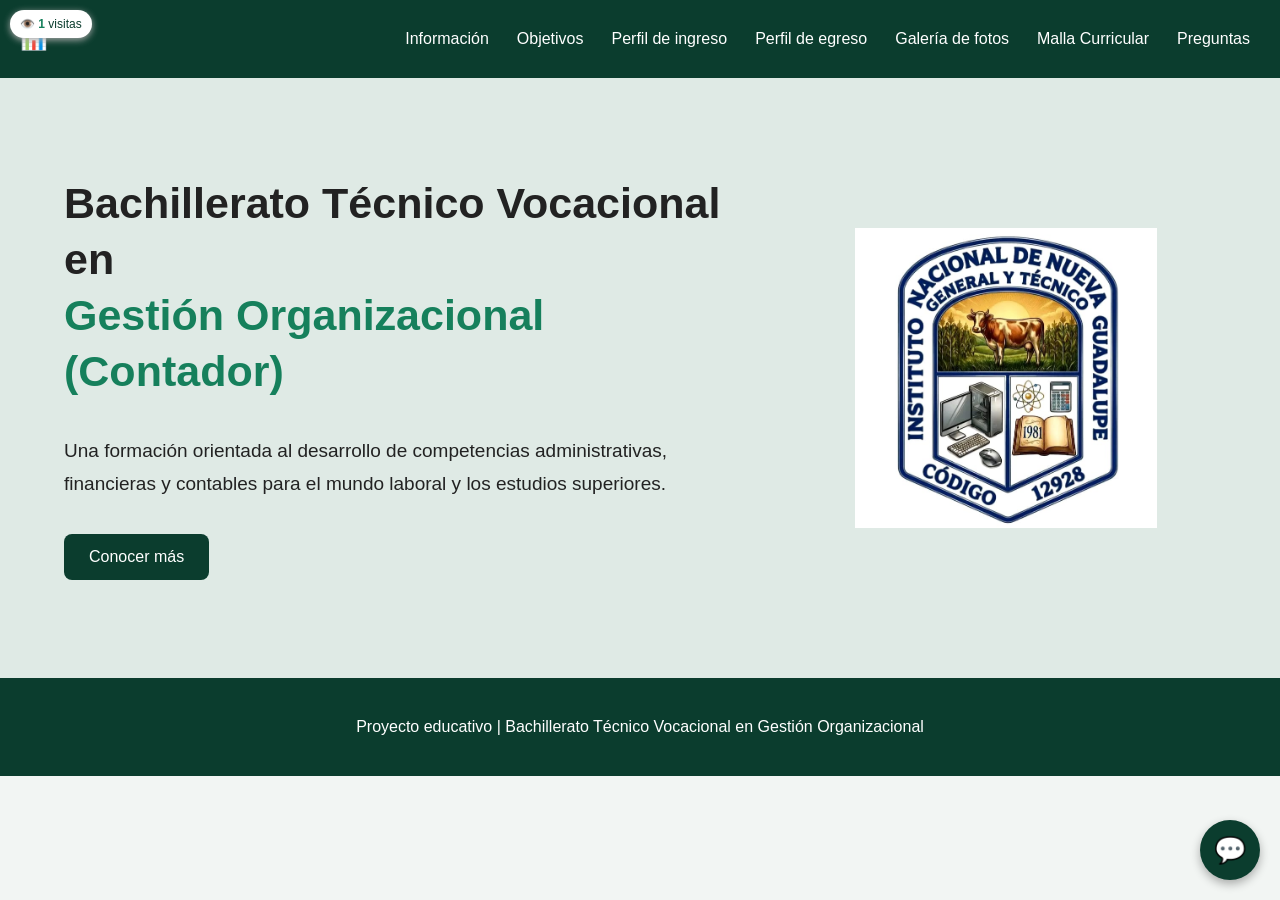
<file: index.html>
<!DOCTYPE html>
<html lang="es">

<head>

    <meta charset="UTF-8">
    <meta name="viewport" content="width=device-width, initial-scale=1.0">

    <title>Bachillerato Técnico Vocacional en Gestion Organizacional</title>

    <style>

        * {
            box-sizing: border-box;
        }

        body {
            font-family: Arial, sans-serif;
            margin: 0;
            background: #f2f5f3;
            color: #222;
        }

        header {
            background: #0b3d2e;
            color: white;
            padding: 20px;
            display: flex;
            justify-content: space-between;
            align-items: center;
            flex-wrap: wrap;
            gap: 15px;
        }

        .logo {
            font-size: 22px;
            font-weight: bold;
        }

        nav {
            display: flex;
            justify-content: center;
            align-items: center;
            flex-wrap: wrap;
            gap: 8px;
        }

        nav a {
            color: white;
            text-decoration: none;
            padding: 10px;
            border-radius: 5px;
        }

        nav a:hover {
            background: #16805c;
        }

        .inicio {
            min-height: 600px;
            display: flex;
            align-items: center;
            justify-content: center;
            padding: 50px 5%;
            background: #dfeae5;
        }

        .contenido-inicio {
            display: flex;
            align-items: center;
            justify-content: space-between;
            gap: 40px;
            width: 100%;
            max-width: 1250px;
        }

        .texto-inicio {
            flex: 1;
        }

        h1 {
            font-size: clamp(28px, 4vw, 43px);
            line-height: 1.3;
            margin-top: 0;
        }

        h1 span {
            display: block;
            color: #16805c;
        }

        .texto-inicio p {
            font-size: clamp(16px, 2vw, 19px);
            line-height: 1.7;
        }

        .boton {
            display: inline-block;
            background: #0b3d2e;
            color: white;
            padding: 14px 25px;
            border-radius: 8px;
            text-decoration: none;
            margin-top: 15px;
        }

        .boton:hover {
            background: #16805c;
        }

        .imagen-inicio {
            flex: 0 0 40%;
            max-width: 420px;
            width: 100%;
            min-width: 0;
        }

        .imagen-inicio img {
            width: 100%;
            height: 300px;
            object-fit: contain;
            border-radius: 15px;
            display: block;
        }

        /* CONTADOR DE VISITAS */

        .contador {
            position: fixed;
            top: 10px;
            left: 10px;
            background: white;
            color: #0b3d2e;
            padding: 7px 10px;
            border-radius: 20px;
            font-size: 12px;
            box-shadow: 0 2px 7px #aaa;
            z-index: 1000;
        }

        #visitas {
            font-weight: bold;
            color: #16805c;
        }

        footer {
            background: #0b3d2e;
            color: white;
            text-align: center;
            padding: 20px;
            line-height: 1.6;
        }

        /* ASISTENTE VIRTUAL */

        #chat-btn {
            position: fixed;
            bottom: 20px;
            right: 20px;
            background: #0b3d2e;
            color: white;
            border: none;
            border-radius: 50%;
            width: 60px;
            height: 60px;
            font-size: 26px;
            cursor: pointer;
            box-shadow: 0 4px 10px rgba(0,0,0,0.3);
            z-index: 2000;
            display: flex;
            align-items: center;
            justify-content: center;
            transition: background 0.3s;
        }

        #chat-btn:hover {
            background: #16805c;
        }

        #chat-container {
            position: fixed;
            bottom: 90px;
            right: 20px;
            width: 350px;
            max-width: calc(100vw - 30px);
            height: 450px;
            max-height: calc(100vh - 120px);
            background: white;
            border-radius: 12px;
            box-shadow: 0 5px 20px rgba(0,0,0,0.3);
            z-index: 2000;
            display: none;
            flex-direction: column;
            overflow: hidden;
            font-family: Arial, sans-serif;
        }

        #chat-header {
            background: #0b3d2e;
            color: white;
            padding: 15px;
            font-weight: bold;
            display: flex;
            justify-content: space-between;
            align-items: center;
        }

        #chat-close {
            background: none;
            border: none;
            color: white;
            font-size: 18px;
            cursor: pointer;
        }

        #chat-messages {
            flex: 1;
            padding: 15px;
            overflow-y: auto;
            display: flex;
            flex-direction: column;
            gap: 10px;
            background: #f9f9f9;
        }

        .mensaje {
            padding: 10px 14px;
            border-radius: 8px;
            max-width: 80%;
            line-height: 1.4;
            font-size: 14px;
            overflow-wrap: anywhere;
        }

        .mensaje.bot {
            background: #e1efe9;
            color: #0b3d2e;
            align-self: flex-start;
        }

        .mensaje.usuario {
            background: #0b3d2e;
            color: white;
            align-self: flex-end;
        }

        #chat-input-area {
            display: flex;
            padding: 10px;
            background: white;
            border-top: 1px solid #ddd;
        }

        #chat-input {
            flex: 1;
            min-width: 0;
            padding: 10px;
            border: 1px solid #ccc;
            border-radius: 6px;
            outline: none;
            font-size: 14px;
        }

        #chat-send {
            background: #0b3d2e;
            color: white;
            border: none;
            padding: 10px 15px;
            margin-left: 8px;
            border-radius: 6px;
            cursor: pointer;
        }

        #chat-send:hover {
            background: #16805c;
        }

        /* TABLETS */

        @media (max-width: 900px) {

            header {
                flex-direction: column;
                text-align: center;
                padding: 25px 15px;
            }

            .logo {
                margin-top: 20px;
            }

            nav {
                width: 100%;
            }

            nav a {
                font-size: 15px;
            }

            .contenido-inicio {
                gap: 25px;
            }

            .imagen-inicio img {
                height: 300px;
            }

        }

        /* CELULARES */

        @media (max-width: 600px) {

            header {
                padding: 20px 12px;
            }

            .logo {
                font-size: 20px;
                margin-top: 25px;
            }

            nav {
                flex-direction: column;
                width: 100%;
                gap: 3px;
            }

            nav a {
                display: block;
                width: 100%;
                padding: 11px;
                text-align: center;
                background: rgba(255, 255, 255, 0.08);
            }

            .inicio {
                padding: 40px 18px;
            }

            .contenido-inicio {
                flex-direction: column;
                text-align: center;
                gap: 30px;
            }

            .texto-inicio {
                width: 100%;
            }

            h1 {
                font-size: 29px;
            }

            .texto-inicio p {
                font-size: 16px;
            }

            .imagen-inicio {
                width: 100%;
                max-width: 350px;
                flex: none;
            }

            .imagen-inicio img {
                height: 220px;
                object-fit: contain;
            }

            .boton {
                padding: 12px 22px;
            }

            .contador {
                position: fixed;
                top: 8px;
                left: 8px;
                font-size: 11px;
                padding: 6px 9px;
            }

            footer {
                font-size: 14px;
                padding: 18px 12px;
            }

        }

    </style>

</head>

<body>

    <div class="contador">
        👁️ <span id="visitas">0</span> visitas
    </div>

    <header>

        <div class="logo">
            📊
        </div>

        <nav>

            <a href="informacion.html">Información</a>

            <a href="objetivo.html">Objetivos</a>

            <a href="ingreso.html">Perfil de ingreso</a>

            <a href="egreso.html">Perfil de egreso</a>

            <a href="galeria.html">Galería de fotos</a>

            <a href="malla.html">Malla Curricular</a>

            <a href="formulario.html">Preguntas</a>

        </nav>

    </header>

    <section class="inicio">

        <div class="contenido-inicio">

            <div class="texto-inicio">

                <h1>
                    Bachillerato Técnico Vocacional en
                    <span>Gestión Organizacional</span>
                    <span>(Contador)</span>
                </h1>

                <p>
                    Una formación orientada al desarrollo de competencias
                    administrativas, financieras y contables para el mundo
                    laboral y los estudios superiores.
                </p>

                <a href="informacion.html" class="boton">
                    Conocer más
                </a>

            </div>

            <div class="imagen-inicio">

                <img src="logoinng.jpeg"
                     alt="Logo del bachillerato técnico administrativo contable">

            </div>

        </div>

    </section>

    <footer>

        <p>
            Proyecto educativo | Bachillerato Técnico Vocacional
            en Gestión Organizacional
        </p>

    </footer>


    <!-- ASISTENTE VIRTUAL - CHATBOT -->

    <button id="chat-btn" onclick="toggleChat()">💬</button>

    <div id="chat-container">

        <div id="chat-header">

            <span>Asistente Contable 🤖</span>

            <button id="chat-close" onclick="toggleChat()">✖</button>

        </div>

        <div id="chat-messages">

            <div class="mensaje bot">
                ¡Hola! Soy tu asistente virtual del
                <strong>Bachillerato Técnico Vocacional en Gestión Organizacional</strong>.
                ¿En qué te puedo ayudar hoy?
                Puedes preguntar sobre objetivos, perfil de ingreso,
                egreso o malla curricular.
            </div>

        </div>

        <div id="chat-input-area">

            <input type="text"
                   id="chat-input"
                   placeholder="Escribe tu pregunta..."
                   onkeypress="handleKeyPress(event)">

            <button id="chat-send" onclick="enviarMensaje()">
                Enviar
            </button>

        </div>

    </div>


    <script>

        /* CONTADOR DE VISITAS */

        let visitas = localStorage.getItem("visitas");

        if (visitas === null) {
            visitas = 0;
        } else {
            visitas = parseInt(visitas);
        }

        if (sessionStorage.getItem("visitaContada") === null) {

            visitas++;

            localStorage.setItem("visitas", visitas);

            sessionStorage.setItem("visitaContada", "si");

        }

        document.getElementById("visitas").innerText =
            localStorage.getItem("visitas") || 0;


        /* FUNCIONES DEL ASISTENTE VIRTUAL */

        function toggleChat() {

            const chat = document.getElementById('chat-container');

            if (chat.style.display === 'flex') {

                chat.style.display = 'none';

            } else {

                chat.style.display = 'flex';

                document.getElementById('chat-input').focus();

            }

        }


        function enviarMensaje() {

            const input = document.getElementById('chat-input');

            const texto = input.value.trim();

            if (texto === '') return;

            agregarMensaje(texto, 'usuario');

            input.value = '';

            const respuesta = obtenerRespuestaBot(texto.toLowerCase());

            agregarMensaje(respuesta, 'bot');

        }


        function handleKeyPress(event) {

            if (event.key === 'Enter') {

                enviarMensaje();

            }

        }


        function agregarMensaje(texto, remitente) {

            const mensajesDiv = document.getElementById('chat-messages');

            const nuevoMensaje = document.createElement('div');

            nuevoMensaje.className = `mensaje ${remitente}`;

            nuevoMensaje.textContent = texto;

            mensajesDiv.appendChild(nuevoMensaje);

            mensajesDiv.scrollTop = mensajesDiv.scrollHeight;

        }


        function obtenerRespuestaBot(pregunta) {

            if (pregunta.includes('hola') ||
                pregunta.includes('buenos dias') ||
                pregunta.includes('buenas')) {

                return '¡Hola! Pregúntame sobre la información del bachillerato, objetivos, perfil de ingreso, egreso o materias.';

            } else if (pregunta.includes('informacion') ||
                       pregunta.includes('de que trata') ||
                       pregunta.includes('que es')) {

                return 'Está orientado al desarrollo de competencias administrativas, financieras y contables para el mundo laboral y los estudios superiores.';

            } else if (pregunta.includes('objetivo') ||
                       pregunta.includes('meta')) {

                return 'El objetivo principal es formar profesionales capaces de gestionar procesos administrativos y contables eficientemente en las organizaciones.';

            } else if (pregunta.includes('ingreso') ||
                       pregunta.includes('requisito') ||
                       pregunta.includes('entrar')) {

                return 'El perfil de ingreso requiere interés por la administración, finanzas, contabilidad, ética profesional y facilidad para el trabajo en equipo.';

            } else if (pregunta.includes('egreso') ||
                       pregunta.includes('egresar') ||
                       pregunta.includes('trabajo')) {

                return 'Al egresar estarás preparado para desempeñarte en áreas contables, control de inventarios, gestión administrativa, atención al cliente y continuar estudios universitarios.';

            } else if (pregunta.includes('malla') ||
                       pregunta.includes('materias') ||
                       pregunta.includes('plan de estudio')) {

                return 'La malla curricular incluye módulos técnicos especializados en contabilidad, administración, legislación fiscal, informática aplicada y gestión financiera.';

            } else if (pregunta.includes('contacto') ||
                       pregunta.includes('duda') ||
                       pregunta.includes('preguntas')) {

                return 'Puedes revisar nuestra sección de preguntas frecuentes o consultar directamente en la institución educativa.';

            } else {

                return 'No estoy seguro de entender tu pregunta. Intenta preguntar sobre: información, objetivos, perfil de ingreso, perfil de egreso o malla curricular.';

            }

        }

    </script>

</body>

</html>
</file>
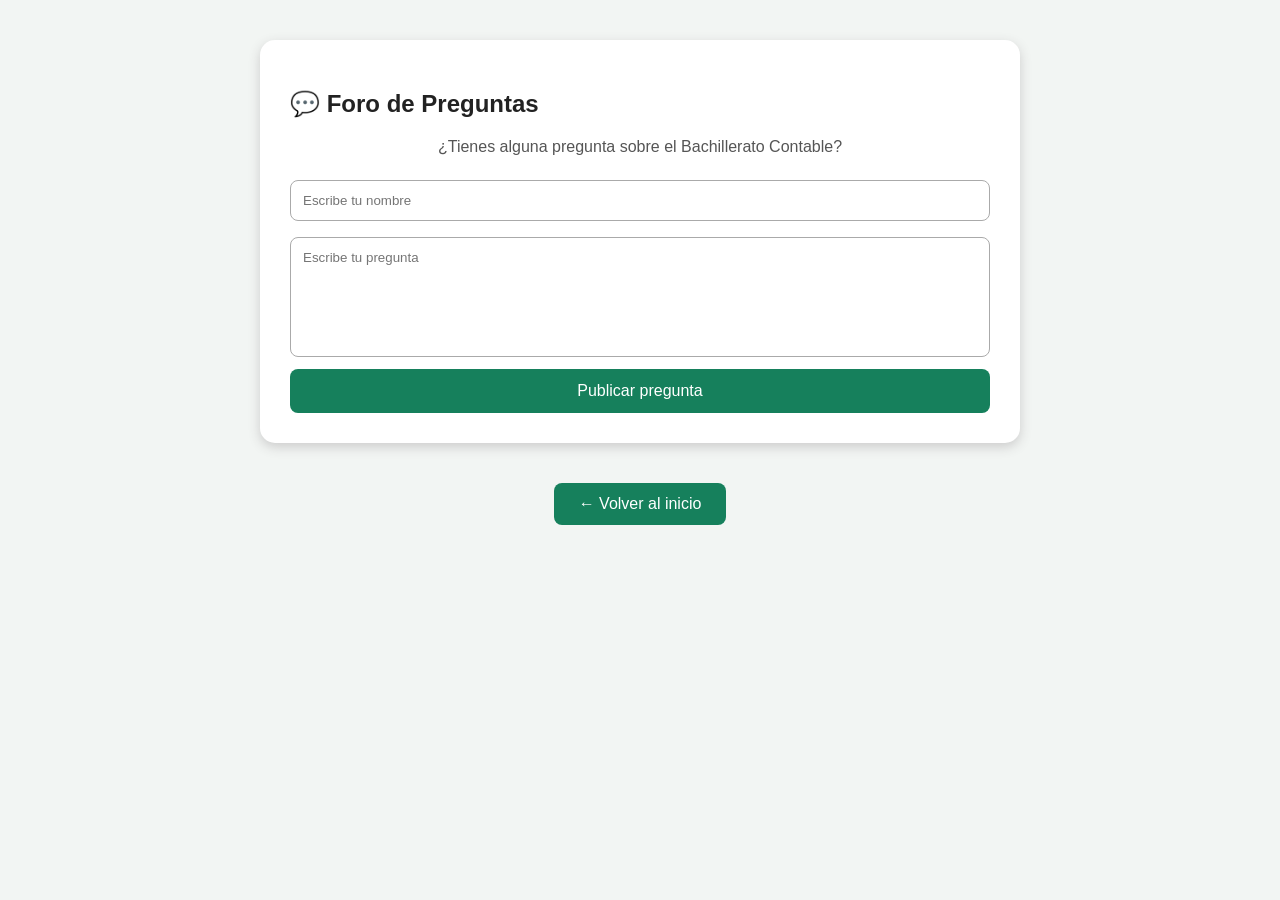
<file: boton.html>
<!DOCTYPE html>
<html lang="es">

<head>

    <meta charset="UTF-8">

    <meta name="viewport" content="width=device-width, initial-scale=1.0">

    <title>Preguntas</title>

    <link rel="stylesheet" href="boton.css">

<style>
.volver {
            display: block;
            width: fit-content;
            margin: 30px auto;
            padding: 12px 25px;
            background: #16805c;
            color: white;
            text-decoration: none;
            border-radius: 8px;
        }
    </style>


</head>

<body>

    <section class="foro" id="foro">

        <h2>💬 Foro de Preguntas</h2>

        <p>
            ¿Tienes alguna pregunta sobre el Bachillerato Contable?
        </p>

        <input
            type="text"
            id="nombre"
            placeholder="Escribe tu nombre">

        <textarea
            id="pregunta"
            placeholder="Escribe tu pregunta"></textarea>

        <button onclick="publicarPregunta()">

            Publicar pregunta

        </button>

        <div id="listaPreguntas"></div>

    </section>


    <script>

        let preguntas = JSON.parse(localStorage.getItem("preguntas")) || [];


        function publicarPregunta() {

            let nombre = document.getElementById("nombre").value;

            let pregunta = document.getElementById("pregunta").value;


            if (nombre === "" || pregunta === "") {

                alert("Completa todos los campos.");

                return;

            }


            preguntas.push({

                nombre: nombre,

                pregunta: pregunta

            });


            localStorage.setItem(
                "preguntas",
                JSON.stringify(preguntas)
            );


            document.getElementById("nombre").value = "";

            document.getElementById("pregunta").value = "";


            mostrarPreguntas();

        }


        function mostrarPreguntas() {

            let lista = document.getElementById("listaPreguntas");

            lista.innerHTML = "";


            preguntas.forEach(function(item) {

                lista.innerHTML += `

                    <div class="pregunta">

                        <h3>👤 ${item.nombre}</h3>

                        <p>${item.pregunta}</p>

                    </div>

                `;

            });

        }


        mostrarPreguntas();

    </script>

<a href="index.html" class="volver">
        ← Volver al inicio
    </a>



</body>

</html>
</file>
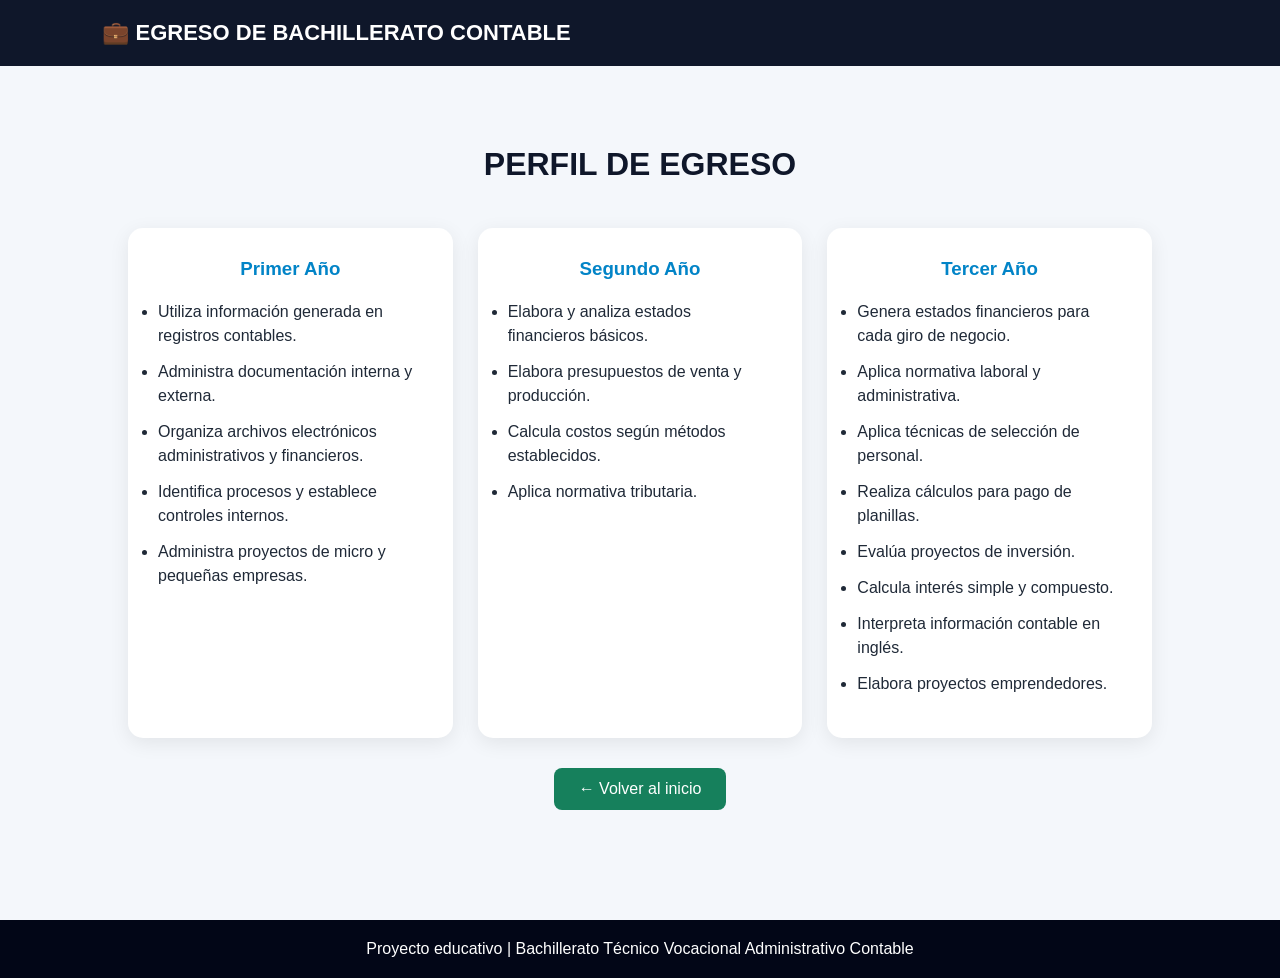
<file: egreso.html>
<!DOCTYPE html>
<html lang="es">

<head>

    <meta charset="UTF-8">

    <meta name="viewport" content="width=device-width, initial-scale=1.0">

    <title>Perfil de Egreso - Bachillerato Contable</title>

    <link rel="stylesheet" href="style.css">
<style>
.volver {
            display: block;
            width: fit-content;
            margin: 30px auto;
            padding: 12px 25px;
            background: #16805c;
            color: white;
            text-decoration: none;
            border-radius: 8px;
        }
    </style>


</head>

<body>



    <header>

        <div class="logo">
            💼 EGRESO DE BACHILLERATO CONTABLE
        </div>

       

    </header>


    <section class="seccion">

        <h2>PERFIL DE EGRESO</h2>


        <div class="años">


            <div class="año">

                <h3>Primer Año</h3>

                <ul>

                    <li>
                        Utiliza información generada en registros contables.
                    </li>

                    <li>
                        Administra documentación interna y externa.
                    </li>

                    <li>
                        Organiza archivos electrónicos administrativos y financieros.
                    </li>

                    <li>
                        Identifica procesos y establece controles internos.
                    </li>

                    <li>
                        Administra proyectos de micro y pequeñas empresas.
                    </li>

                </ul>

            </div>


            <div class="año">

                <h3>Segundo Año</h3>

                <ul>

                    <li>
                        Elabora y analiza estados financieros básicos.
                    </li>

                    <li>
                        Elabora presupuestos de venta y producción.
                    </li>

                    <li>
                        Calcula costos según métodos establecidos.
                    </li>

                    <li>
                        Aplica normativa tributaria.
                    </li>

                </ul>

            </div>


            <div class="año">

                <h3>Tercer Año</h3>

                <ul>

                    <li>
                        Genera estados financieros para cada giro de negocio.
                    </li>

                    <li>
                        Aplica normativa laboral y administrativa.
                    </li>

                    <li>
                        Aplica técnicas de selección de personal.
                    </li>

                    <li>
                        Realiza cálculos para pago de planillas.
                    </li>

                    <li>
                        Evalúa proyectos de inversión.
                    </li>

                    <li>
                        Calcula interés simple y compuesto.
                    </li>

                    <li>
                        Interpreta información contable en inglés.
                    </li>

                    <li>
                        Elabora proyectos emprendedores.
                    </li>

                </ul>

            </div>


        </div>
<a href="index.html" class="volver">
        ← Volver al inicio
    </a>
    </section>


    <footer>

        <p>
            Proyecto educativo | Bachillerato Técnico Vocacional Administrativo Contable
        </p>

    </footer>

</body>

</html>
</file>
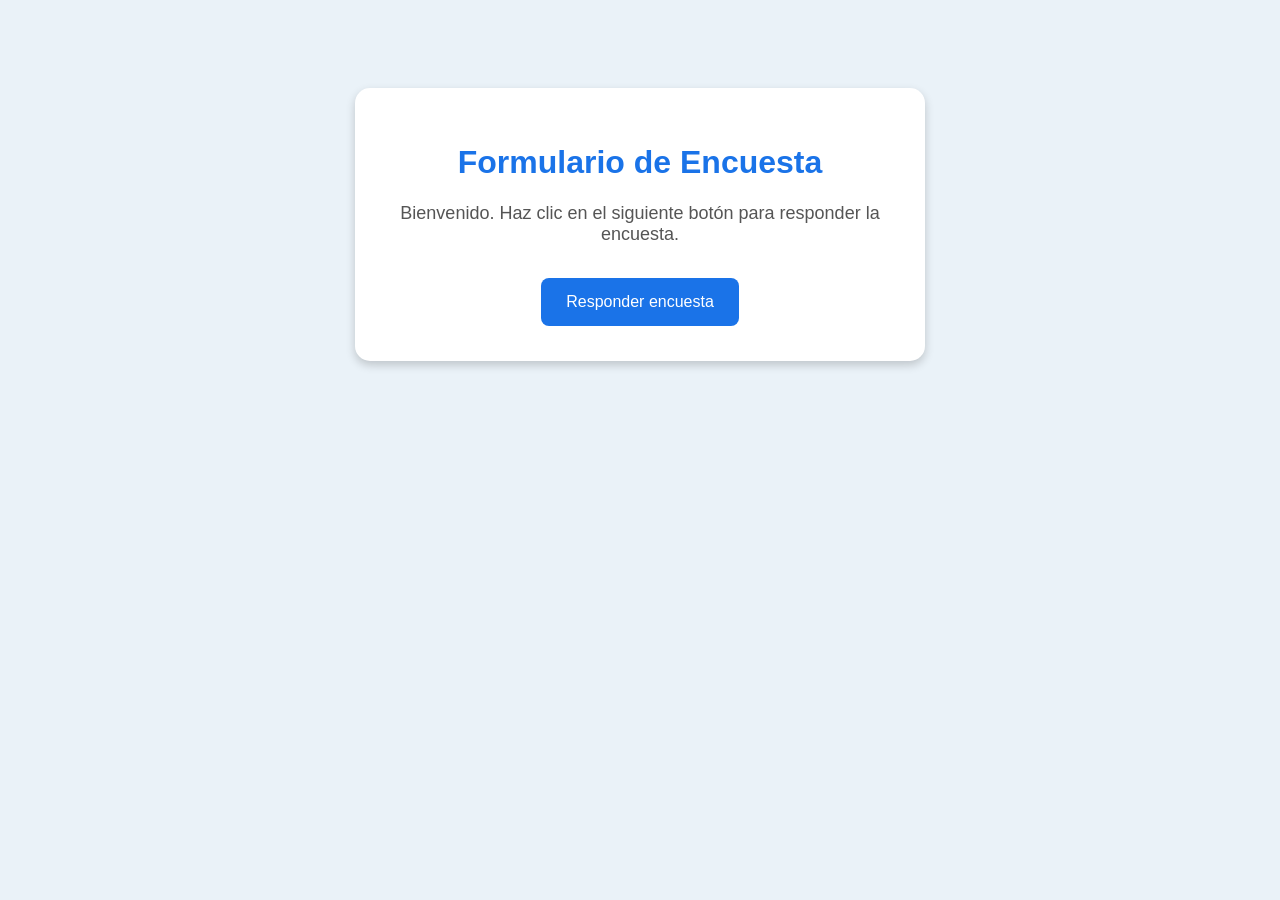
<file: formulario.html>
<!DOCTYPE html>
<html lang="es">
<head>
    <meta charset="UTF-8">
    <meta name="viewport" content="width=device-width, initial-scale=1.0">
    <title>Mi Formulario</title>

    <style>
        body {
            font-family: Arial, sans-serif;
            background-color: #eaf2f8;
            text-align: center;
            padding: 80px 20px;
        }

        .contenedor {
            background-color: white;
            max-width: 500px;
            margin: auto;
            padding: 35px;
            border-radius: 15px;
            box-shadow: 0 4px 10px #00000030;
        }

        h1 {
            color: #1a73e8;
        }

        p {
            color: #555;
            font-size: 18px;
        }

        .boton {
            display: inline-block;
            background-color: #1a73e8;
            color: white;
            padding: 15px 25px;
            text-decoration: none;
            border-radius: 8px;
            font-size: 16px;
            margin-top: 15px;
        }

        .boton:hover {
            background-color: #1558a6;
        }
    </style>
</head>

<body>

    <div class="contenedor">
        <h1>Formulario de Encuesta</h1>

        <p>
            Bienvenido. Haz clic en el siguiente botón
            para responder la encuesta.
        </p>

        <a class="boton"
           href="https://docs.google.com/forms/d/e/1FAIpQLSebwAaBl963jYw60471HWmy4_rQM0wpQa1uOy6jNXHXDbmyiA/viewform?usp=header"
           target="_blank"
           rel="noopener noreferrer">
            Responder encuesta
        </a>
    </div>

</body>
</html>
</file>
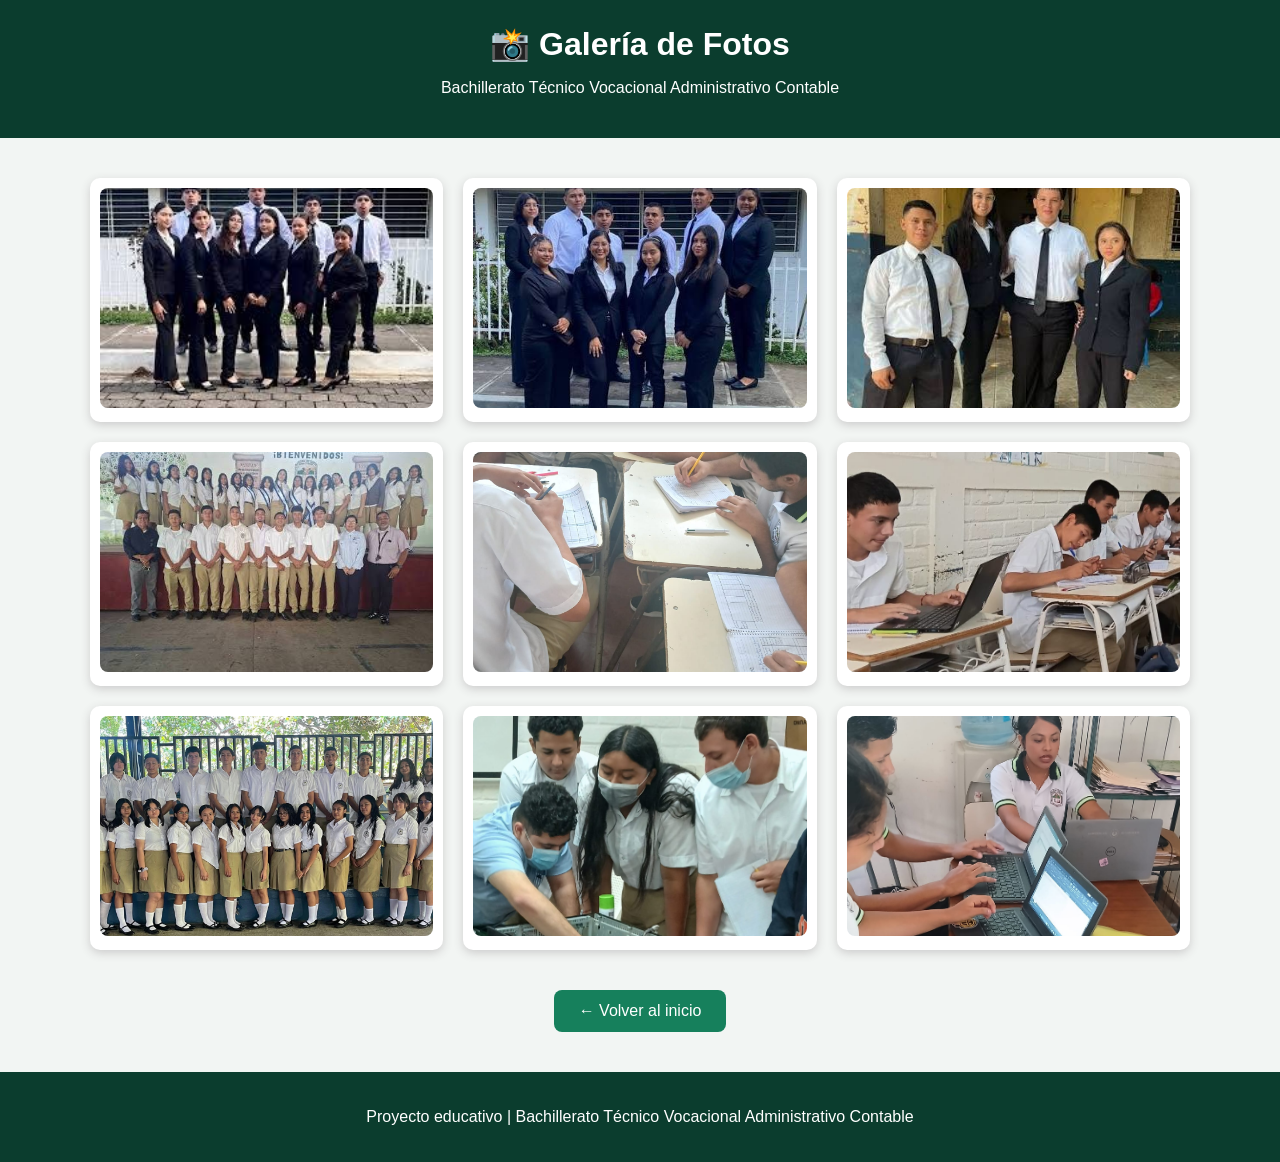
<file: galeria.html>
<!DOCTYPE html>
<html lang="es">

<head>

    <meta charset="UTF-8">

    <meta name="viewport" content="width=device-width, initial-scale=1.0">

    <title>Galería - Bachillerato Contable</title>

    <style>

        body {
            font-family: Arial, sans-serif;
            margin: 0;
            background: #f2f5f3;
        }

        header {
            background: #0b3d2e;
            color: white;
            text-align: center;
            padding: 25px;
        }

        header h1 {
            margin: 0;
        }

        .galeria {
            width: 90%;
            max-width: 1100px;
            margin: 40px auto;
            display: grid;
            grid-template-columns: repeat(3, 1fr);
            gap: 20px;
        }

        .foto {
            background: white;
            padding: 10px;
            border-radius: 10px;
            box-shadow: 0 3px 10px #ccc;
        }

        .foto img {
            width: 100%;
            height: 220px;
            object-fit: cover;
            border-radius: 8px;
        }

        .foto p {
            text-align: center;
            color: #0b3d2e;
            font-weight: bold;
            margin-bottom: 5px;
        }

        .volver {
            display: block;
            width: fit-content;
            margin: 30px auto;
            padding: 12px 25px;
            background: #16805c;
            color: white;
            text-decoration: none;
            border-radius: 8px;
        }

        .volver:hover {
            background: #0b3d2e;
        }

        footer {
            background: #0b3d2e;
            color: white;
            text-align: center;
            padding: 20px;
            margin-top: 40px;
        }


        /* CELULAR */

        @media (max-width: 700px) {

            .galeria {
                grid-template-columns: repeat(2, 1fr);
                gap: 12px;
            }

            .foto img {
                height: 160px;
            }

        }

        @media (max-width: 450px) {

            .galeria {
                grid-template-columns: 1fr;
            }

            .foto img {
                height: 220px;
            }

        }

    </style>

</head>


<body>


    <header>

        <h1>📸 Galería de Fotos</h1>

        <p>Bachillerato Técnico Vocacional Administrativo Contable</p>

    </header>


    <section class="galeria">


        <div class="foto">

            <img src="estudiantes1 (1).jpeg">

        

        </div>


       


        <div class="foto">

            <img src="estudiantes 3.jpeg">

            

        </div>


    

        

        <div class="foto">

            <img src="estudiantes 6.jpeg">

            

        </div>


        <div class="foto">

            <img src="acto.jpeg">

           
        </div>


        <div class="foto">

            <img src="r (1).jpeg">

           
        </div>


        <div class="foto">

            <img src="r (2).jpeg">

          

        </div>


        <div class="foto">

            <img src="r (3).jpeg">

          

        </div>


        <div class="foto">

            <img src="r (4).jpeg">

            

        </div>


        <div class="foto">

            <img src="r (5).jpeg">

            

        </div>


    </section>


    <a href="index.html" class="volver">
        ← Volver al inicio
    </a>


    <footer>

        <p>
            Proyecto educativo | Bachillerato Técnico Vocacional Administrativo Contable
        </p>

    </footer>


</body>

</html>
</file>
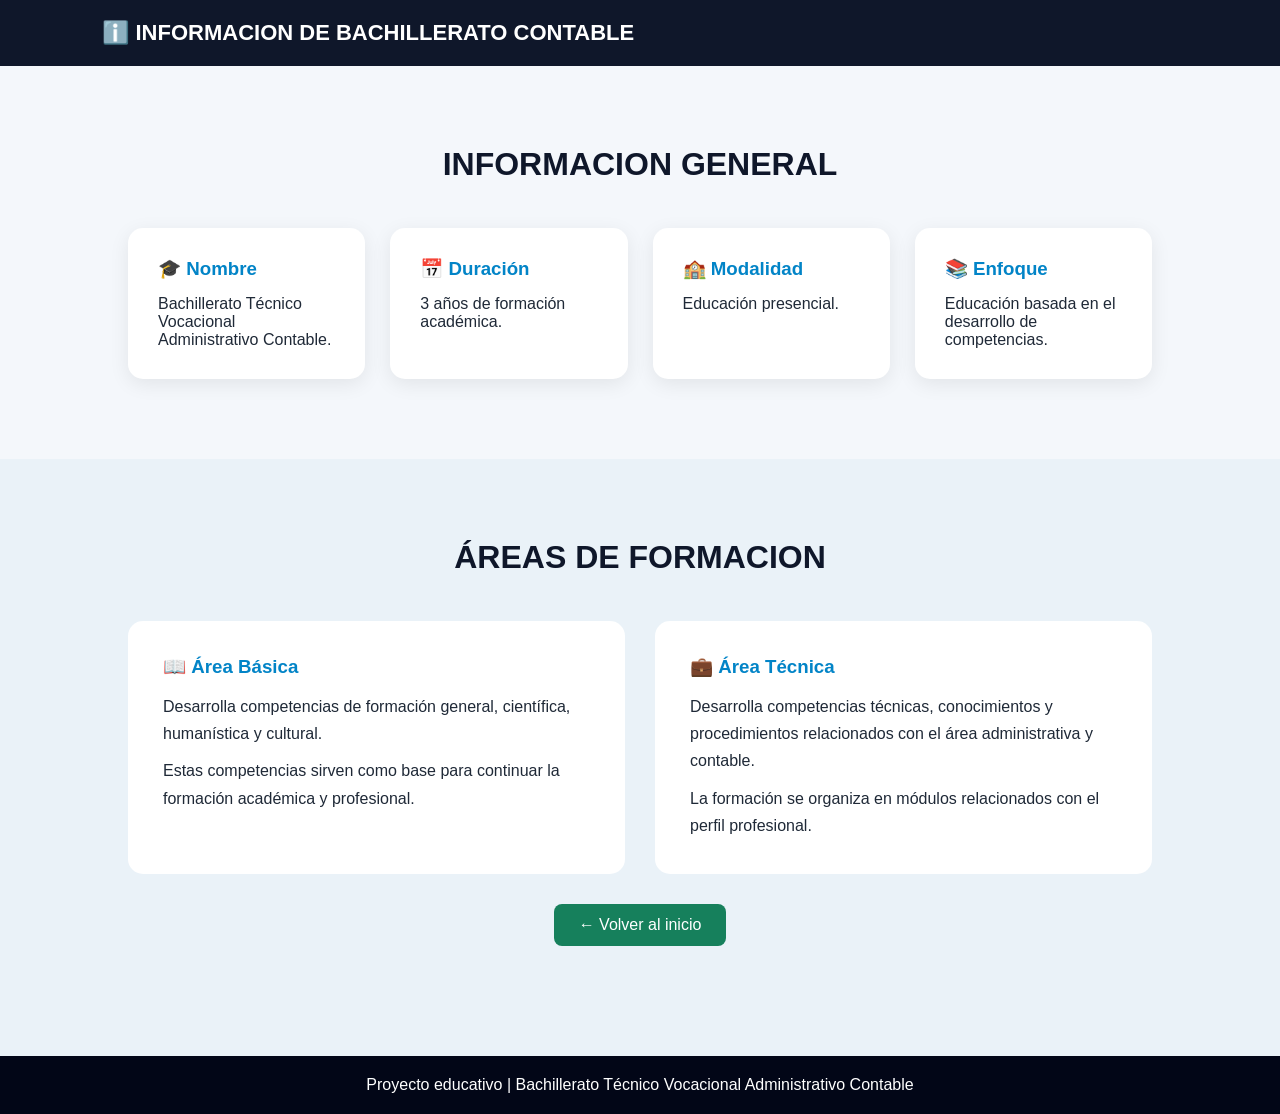
<file: informacion.html>
<!DOCTYPE html>
<html lang="es">

<head>

    <meta charset="UTF-8">

    <meta name="viewport" content="width=device-width, initial-scale=1.0">

    <title>Información - Bachillerato Contable</title>

    <link rel="stylesheet" href="style.css">

<style>
.volver {
            display: block;
            width: fit-content;
            margin: 30px auto;
            padding: 12px 25px;
            background: #16805c;
            color: white;
            text-decoration: none;
            border-radius: 8px;
        }
    </style>



</head>

<body>
 <header>

        <div class="logo">

ℹ️ INFORMACION DE BACHILLERATO CONTABLE
        </div>

      

    </header>



    <section class="seccion">

        <h2>INFORMACION GENERAL</h2>

        <div class="tarjetas">

            <div class="tarjeta">

                <h3>🎓 Nombre</h3>

                <p>
                    Bachillerato Técnico Vocacional Administrativo Contable.
                </p>

            </div>


            <div class="tarjeta">

                <h3>📅 Duración</h3>

                <p>
                    3 años de formación académica.
                </p>

            </div>


            <div class="tarjeta">

                <h3>🏫 Modalidad</h3>

                <p>
                    Educación presencial.
                </p>

            </div>


            <div class="tarjeta">

                <h3>📚 Enfoque</h3>

                <p>
                    Educación basada en el desarrollo de competencias.
                </p>

            </div>

        </div>

    </section>


    <section class="seccion fondo">

        <h2>ÁREAS DE FORMACION</h2>

        <div class="areas">

            <div class="area">

                <h3>📖 Área Básica</h3>

                <p>
                    Desarrolla competencias de formación general,
                    científica, humanística y cultural.
                </p>

                <p>
                    Estas competencias sirven como base para continuar
                    la formación académica y profesional.
                </p>

            </div>


            <div class="area">

                <h3>💼 Área Técnica</h3>

                <p>
                    Desarrolla competencias técnicas, conocimientos y
                    procedimientos relacionados con el área administrativa
                    y contable.
                </p>

                <p>
                    La formación se organiza en módulos relacionados
                    con el perfil profesional.
                </p>

            </div>

        </div>
<a href="index.html" class="volver">
        ← Volver al inicio
    </a>
    </section>


    </a>
    <footer>

        <p>
            Proyecto educativo | Bachillerato Técnico Vocacional Administrativo Contable
        </p>

    </footer>





</body>

</html>
</file>
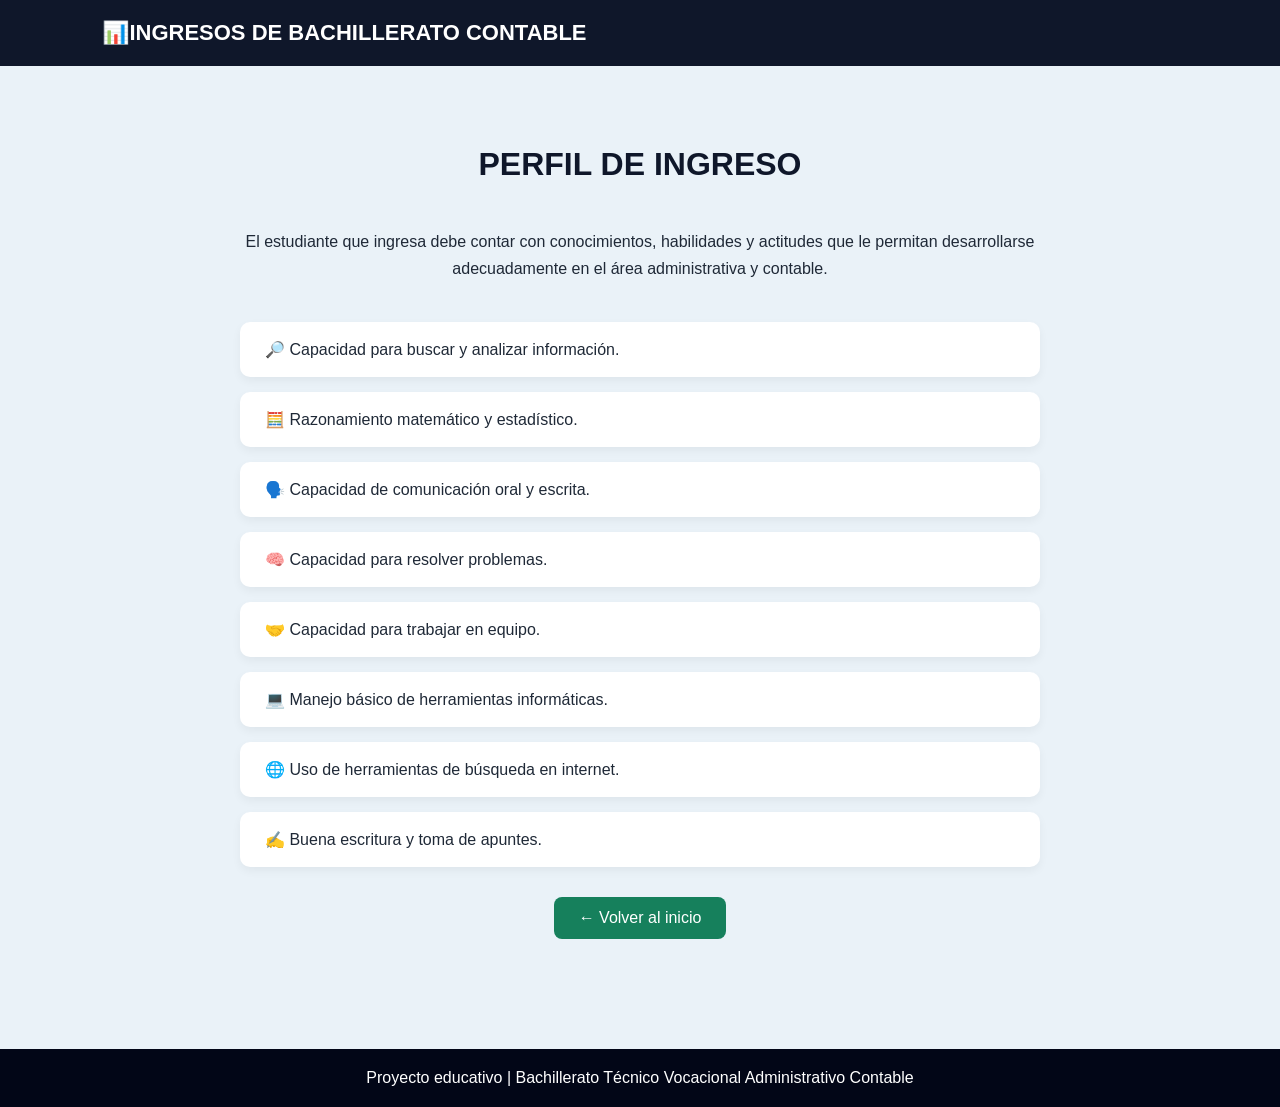
<file: ingreso.html>
<!DOCTYPE html>
<html lang="es">

<head>

    <meta charset="UTF-8">

    <meta name="viewport" content="width=device-width, initial-scale=1.0">

    <title>Perfil de Ingreso - Bachillerato Contable</title>

    <link rel="stylesheet" href="style.css">

<style>
.volver {
            display: block;
            width: fit-content;
            margin: 30px auto;
            padding: 12px 25px;
            background: #16805c;
            color: white;
            text-decoration: none;
            border-radius: 8px;
        }
    </style>


</head>

<body>

    <header>

        <div class="logo">
            📊INGRESOS DE BACHILLERATO CONTABLE
        </div>

       

    </header>


    <section class="seccion fondo">

        <h2>PERFIL DE INGRESO</h2>

        <p class="texto-centro">

            El estudiante que ingresa debe contar con conocimientos,
            habilidades y actitudes que le permitan desarrollarse
            adecuadamente en el área administrativa y contable.

        </p>


        <div class="lista">

            <div>
                🔎 Capacidad para buscar y analizar información.
            </div>

            <div>
                🧮 Razonamiento matemático y estadístico.
            </div>

            <div>
                🗣️ Capacidad de comunicación oral y escrita.
            </div>

            <div>
                🧠 Capacidad para resolver problemas.
            </div>

            <div>
                🤝 Capacidad para trabajar en equipo.
            </div>

            <div>
                💻 Manejo básico de herramientas informáticas.
            </div>

            <div>
                🌐 Uso de herramientas de búsqueda en internet.
            </div>

            <div>
                ✍️ Buena escritura y toma de apuntes.
            </div>

        </div>
  <a href="index.html" class="volver">
        ← Volver al inicio
    </a>
    </section>


    <footer>

        <p>
            Proyecto educativo | Bachillerato Técnico Vocacional Administrativo Contable
        </p>

    </footer>






</body>

</html>
</file>
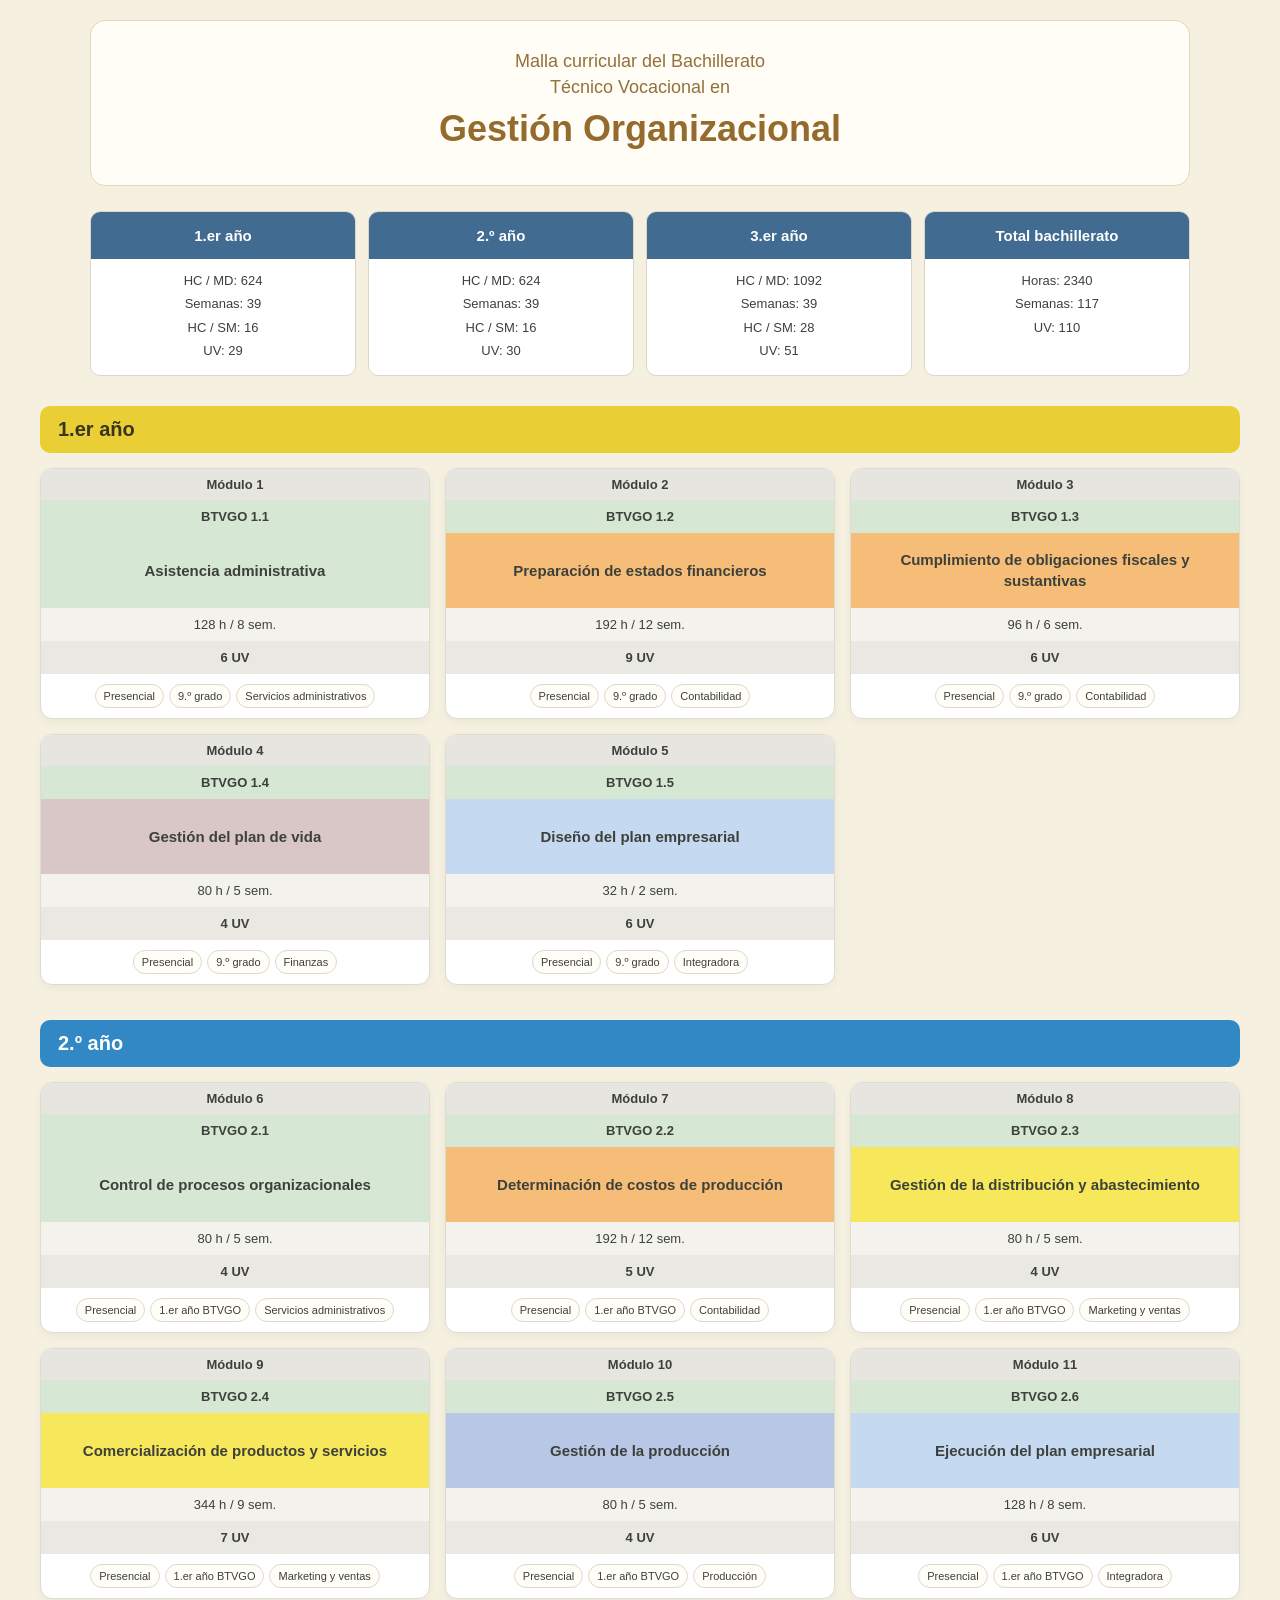
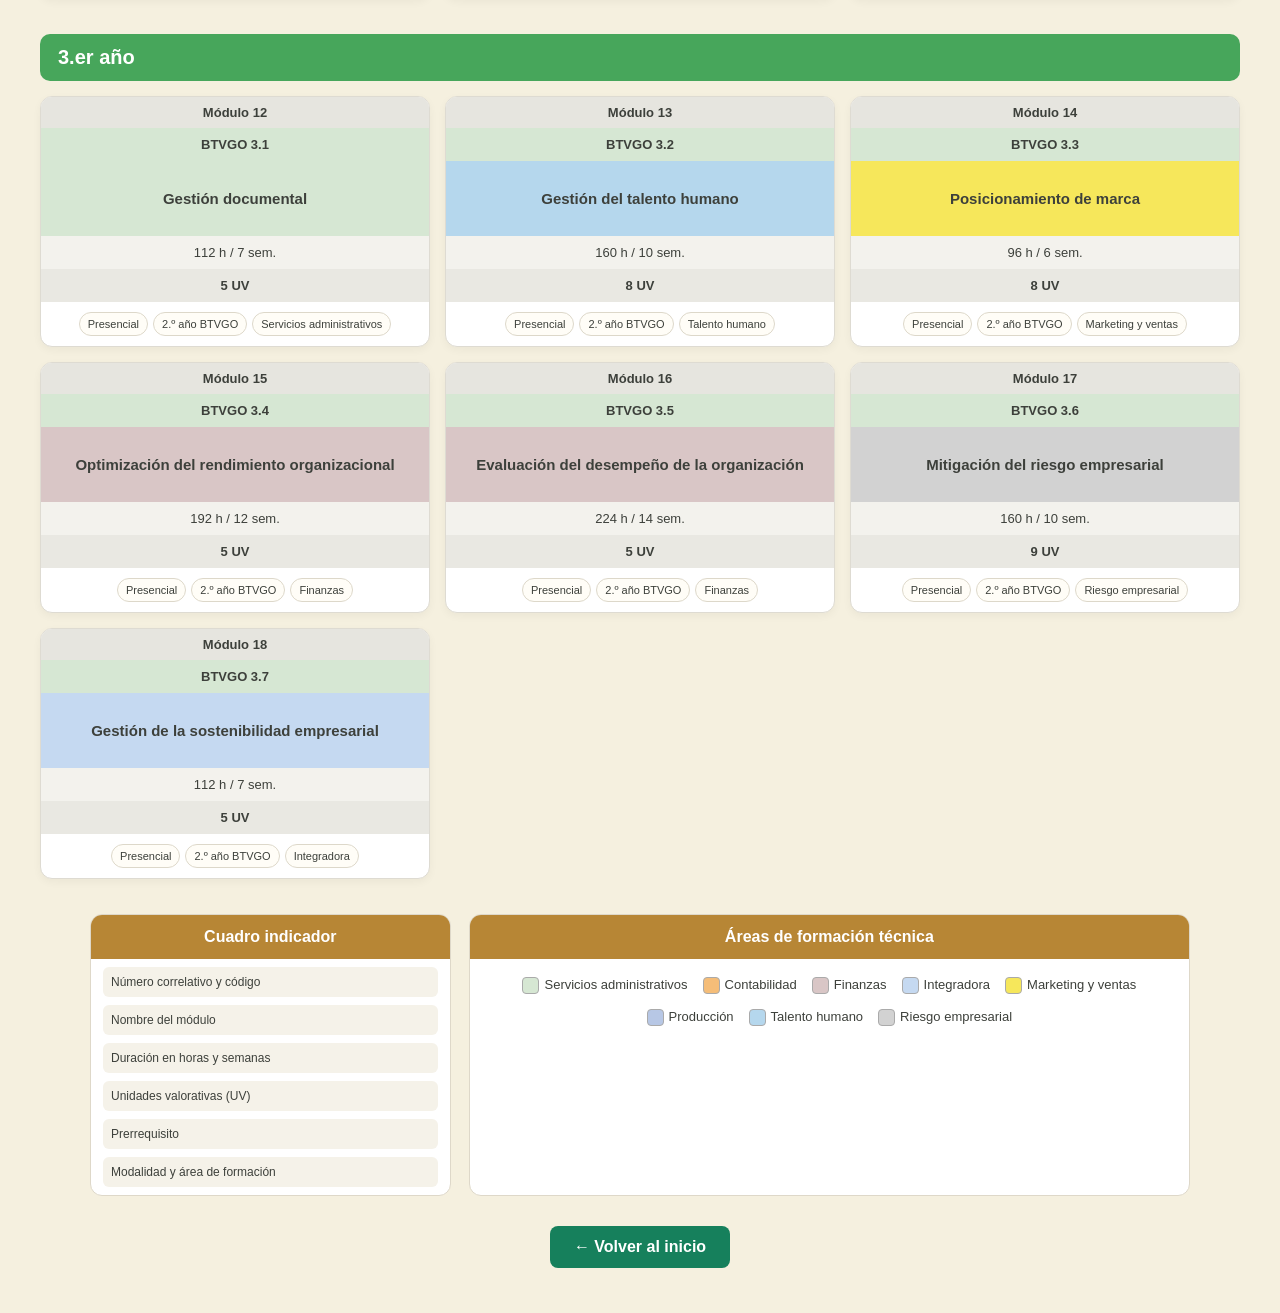
<file: malla.html>
<!DOCTYPE html>
<html lang="es">
<head>
    <meta charset="UTF-8">
    <meta name="viewport" content="width=device-width, initial-scale=1.0">
    <title>Malla Curricular - Gestión Organizacional</title>

    <style>
        * {
            box-sizing: border-box;
        }

        body {
            margin: 0;
            padding: 20px;
            font-family: Arial, sans-serif;
            background: #f5f0df;
            color: #3d403b;
        }

        .encabezado {
            max-width: 1100px;
            margin: 0 auto 25px;
            padding: 25px;
            text-align: center;
            background: #fffdf6;
            border-radius: 15px;
            border: 1px solid #e2d7b9;
        }

        .encabezado p {
            margin: 5px;
            color: #92713b;
            font-size: 18px;
        }

        .encabezado h1 {
            margin: 10px 0;
            color: #946b2d;
            font-size: clamp(25px, 4vw, 36px);
        }

        .indicadores {
            max-width: 1100px;
            margin: 0 auto 30px;
            display: grid;
            grid-template-columns: repeat(4, 1fr);
            gap: 12px;
        }

        .indicador {
            padding: 12px;
            text-align: center;
            background: white;
            border: 1px solid #ddd5c5;
            border-radius: 10px;
            font-size: 13px;
            line-height: 1.8;
        }

        .indicador h2 {
            margin: -12px -12px 10px;
            padding: 10px 5px;
            background: #426b91;
            color: white;
            border-radius: 9px 9px 0 0;
            font-size: 15px;
        }

        main {
            max-width: 1200px;
            margin: auto;
        }

        .anio {
            margin-bottom: 35px;
        }

        .titulo-anio {
            padding: 12px 18px;
            margin-bottom: 15px;
            border-radius: 10px;
            background: #e9cf35;
            color: #39351d;
            font-size: 20px;
        }

        .titulo-anio.segundo {
            background: #3188c4;
            color: white;
        }

        .titulo-anio.tercero {
            background: #47a65b;
            color: white;
        }

        .materias {
            display: grid;
            grid-template-columns: repeat(3, minmax(0, 1fr));
            gap: 15px;
        }

        .tarjeta {
            display: flex;
            flex-direction: column;
            overflow: hidden;
            min-width: 0;
            background: white;
            border: 1px solid #dedbd2;
            border-radius: 12px;
            text-align: center;
            box-shadow: 0 3px 8px #0000000b;
        }

        .numero {
            padding: 8px;
            background: #e6e5df;
            font-size: 13px;
            font-weight: bold;
        }

        .codigo {
            padding: 9px;
            background: #d6e7d3;
            font-size: 13px;
            font-weight: bold;
        }

        .nombre {
            display: flex;
            align-items: center;
            justify-content: center;
            min-height: 75px;
            padding: 12px;
            font-size: 15px;
            font-weight: bold;
            line-height: 1.4;
        }

        .duracion, .detalle {
            padding: 9px;
            background: #f3f2ed;
            font-size: 13px;
        }

        .detalle {
            background: #e9e8e2;
            font-weight: bold;
        }

        .etiquetas {
            display: flex;
            flex-wrap: wrap;
            justify-content: center;
            gap: 5px;
            padding: 10px;
            margin-top: auto;
        }

        .etiquetas span {
            padding: 5px 8px;
            border: 1px solid #ddd8ca;
            border-radius: 20px;
            background: #fffdf7;
            font-size: 11px;
        }

        .servicios .nombre {
            background: #d6e7d3;
        }

        .contabilidad .nombre {
            background: #f5bd78;
        }

        .finanzas .nombre {
            background: #d9c6c6;
        }

        .integradora .nombre {
            background: #c5d9f1;
        }

        .marketing .nombre {
            background: #f6e75b;
        }

        .produccion .nombre {
            background: #b7c7e5;
        }

        .talento .nombre {
            background: #b5d7ed;
        }

        .riesgo .nombre {
            background: #d2d2d2;
        }

        .parte-inferior {
            max-width: 1100px;
            margin: 30px auto;
            display: grid;
            grid-template-columns: 1fr 2fr;
            gap: 18px;
        }

        .cuadro-indicador, .leyenda {
            overflow: hidden;
            background: white;
            border: 1px solid #ded8c9;
            border-radius: 12px;
        }

        .cuadro-indicador h2, .leyenda h2 {
            margin: 0;
            padding: 13px;
            background: #b78635;
            color: white;
            text-align: center;
            font-size: 16px;
        }

        .cuadro-indicador p {
            margin: 8px 12px;
            padding: 8px;
            background: #f5f2e9;
            border-radius: 6px;
            font-size: 12px;
        }

        .colores {
            display: flex;
            flex-wrap: wrap;
            justify-content: center;
            gap: 15px;
            padding: 18px;
            font-size: 13px;
        }

        .color {
            display: inline-block;
            width: 17px;
            height: 17px;
            margin-right: 5px;
            border: 1px solid #aaa;
            border-radius: 4px;
            vertical-align: middle;
        }

        .volver {
            display: block;
            width: fit-content;
            margin: 25px auto;
            padding: 12px 24px;
            background: #16805c;
            color: white;
            text-decoration: none;
            border-radius: 8px;
            font-weight: bold;
        }

        .volver:hover {
            background: #106648;
        }

        @media (max-width: 900px) {
            .indicadores {
                grid-template-columns: repeat(2, 1fr);
            }

            .materias {
                grid-template-columns: repeat(2, minmax(0, 1fr));
            }
        }

        @media (max-width: 560px) {
            body {
                padding: 10px;
            }

            .materias {
                grid-template-columns: 1fr;
            }

            .parte-inferior {
                grid-template-columns: 1fr;
            }

            .indicador {
                font-size: 12px;
            }

            .colores {
                justify-content: flex-start;
                font-size: 12px;
            }
        }
    </style>
</head>

<body>

    <header class="encabezado">
        <p>Malla curricular del Bachillerato</p>
        <p>Técnico Vocacional en</p>
        <h1>Gestión Organizacional</h1>
    </header>

    <section class="indicadores">
        <div class="indicador">
            <h2>1.er año</h2>
            HC / MD: 624<br>
            Semanas: 39<br>
            HC / SM: 16<br>
            UV: 29
        </div>

        <div class="indicador">
            <h2>2.º año</h2>
            HC / MD: 624<br>
            Semanas: 39<br>
            HC / SM: 16<br>
            UV: 30
        </div>

        <div class="indicador">
            <h2>3.er año</h2>
            HC / MD: 1092<br>
            Semanas: 39<br>
            HC / SM: 28<br>
            UV: 51
        </div>

        <div class="indicador">
            <h2>Total bachillerato</h2>
            Horas: 2340<br>
            Semanas: 117<br>
            UV: 110
        </div>
    </section>

    <main id="curriculo"></main>

    <section class="parte-inferior">

        <div class="cuadro-indicador">
            <h2>Cuadro indicador</h2>
            <p>Número correlativo y código</p>
            <p>Nombre del módulo</p>
            <p>Duración en horas y semanas</p>
            <p>Unidades valorativas (UV)</p>
            <p>Prerrequisito</p>
            <p>Modalidad y área de formación</p>
        </div>

        <div class="leyenda">
            <h2>Áreas de formación técnica</h2>

            <div class="colores">
                <span><i class="color" style="background:#d6e7d3"></i>Servicios administrativos</span>
                <span><i class="color" style="background:#f5bd78"></i>Contabilidad</span>
                <span><i class="color" style="background:#d9c6c6"></i>Finanzas</span>
                <span><i class="color" style="background:#c5d9f1"></i>Integradora</span>
                <span><i class="color" style="background:#f6e75b"></i>Marketing y ventas</span>
                <span><i class="color" style="background:#b7c7e5"></i>Producción</span>
                <span><i class="color" style="background:#b5d7ed"></i>Talento humano</span>
                <span><i class="color" style="background:#d2d2d2"></i>Riesgo empresarial</span>
            </div>
        </div>

    </section>

    <a href="index.html" class="volver">← Volver al inicio</a>

    <script>
        const cursos = [
            {
                anio: "1.er año",
                clase: "",
                materias: [
                    ["1", "BTVGO 1.1", "Asistencia administrativa", "128 h / 8 sem.", "6", "9.º grado", "servicios", "Servicios administrativos"],
                    ["2", "BTVGO 1.2", "Preparación de estados financieros", "192 h / 12 sem.", "9", "9.º grado", "contabilidad", "Contabilidad"],
                    ["3", "BTVGO 1.3", "Cumplimiento de obligaciones fiscales y sustantivas", "96 h / 6 sem.", "6", "9.º grado", "contabilidad", "Contabilidad"],
                    ["4", "BTVGO 1.4", "Gestión del plan de vida", "80 h / 5 sem.", "4", "9.º grado", "finanzas", "Finanzas"],
                    ["5", "BTVGO 1.5", "Diseño del plan empresarial", "32 h / 2 sem.", "6", "9.º grado", "integradora", "Integradora"]
                ]
            },
            {
                anio: "2.º año",
                clase: "segundo",
                materias: [
                    ["6", "BTVGO 2.1", "Control de procesos organizacionales", "80 h / 5 sem.", "4", "1.er año BTVGO", "servicios", "Servicios administrativos"],
                    ["7", "BTVGO 2.2", "Determinación de costos de producción", "192 h / 12 sem.", "5", "1.er año BTVGO", "contabilidad", "Contabilidad"],
                    ["8", "BTVGO 2.3", "Gestión de la distribución y abastecimiento", "80 h / 5 sem.", "4", "1.er año BTVGO", "marketing", "Marketing y ventas"],
                    ["9", "BTVGO 2.4", "Comercialización de productos y servicios", "344 h / 9 sem.", "7", "1.er año BTVGO", "marketing", "Marketing y ventas"],
                    ["10", "BTVGO 2.5", "Gestión de la producción", "80 h / 5 sem.", "4", "1.er año BTVGO", "produccion", "Producción"],
                    ["11", "BTVGO 2.6", "Ejecución del plan empresarial", "128 h / 8 sem.", "6", "1.er año BTVGO", "integradora", "Integradora"]
                ]
            },
            {
                anio: "3.er año",
                clase: "tercero",
                materias: [
                    ["12", "BTVGO 3.1", "Gestión documental", "112 h / 7 sem.", "5", "2.º año BTVGO", "servicios", "Servicios administrativos"],
                    ["13", "BTVGO 3.2", "Gestión del talento humano", "160 h / 10 sem.", "8", "2.º año BTVGO", "talento", "Talento humano"],
                    ["14", "BTVGO 3.3", "Posicionamiento de marca", "96 h / 6 sem.", "8", "2.º año BTVGO", "marketing", "Marketing y ventas"],
                    ["15", "BTVGO 3.4", "Optimización del rendimiento organizacional", "192 h / 12 sem.", "5", "2.º año BTVGO", "finanzas", "Finanzas"],
                    ["16", "BTVGO 3.5", "Evaluación del desempeño de la organización", "224 h / 14 sem.", "5", "2.º año BTVGO", "finanzas", "Finanzas"],
                    ["17", "BTVGO 3.6", "Mitigación del riesgo empresarial", "160 h / 10 sem.", "9", "2.º año BTVGO", "riesgo", "Riesgo empresarial"],
                    ["18", "BTVGO 3.7", "Gestión de la sostenibilidad empresarial", "112 h / 7 sem.", "5", "2.º año BTVGO", "integradora", "Integradora"]
                ]
            }
        ];

        const contenedor = document.getElementById("curriculo");

        cursos.forEach(curso => {
            const seccion = document.createElement("section");
            seccion.className = "anio";

            const titulo = document.createElement("h2");
            titulo.className = "titulo-anio " + curso.clase;
            titulo.textContent = curso.anio;
            seccion.appendChild(titulo);

            const materias = document.createElement("div");
            materias.className = "materias";

            curso.materias.forEach(m => {
                const tarjeta = document.createElement("article");
                tarjeta.className = "tarjeta " + m[6];

                tarjeta.innerHTML = `
                    <div class="numero">Módulo ${m[0]}</div>
                    <div class="codigo">${m[1]}</div>
                    <div class="nombre">${m[2]}</div>
                    <div class="duracion">${m[3]}</div>
                    <div class="detalle">${m[4]} UV</div>
                    <div class="etiquetas">
                        <span>Presencial</span>
                        <span>${m[5]}</span>
                        <span>${m[7]}</span>
                    </div>
                `;

                materias.appendChild(tarjeta);
            });

            seccion.appendChild(materias);
            contenedor.appendChild(seccion);
        });
    </script>

</body>
</html>
</file>
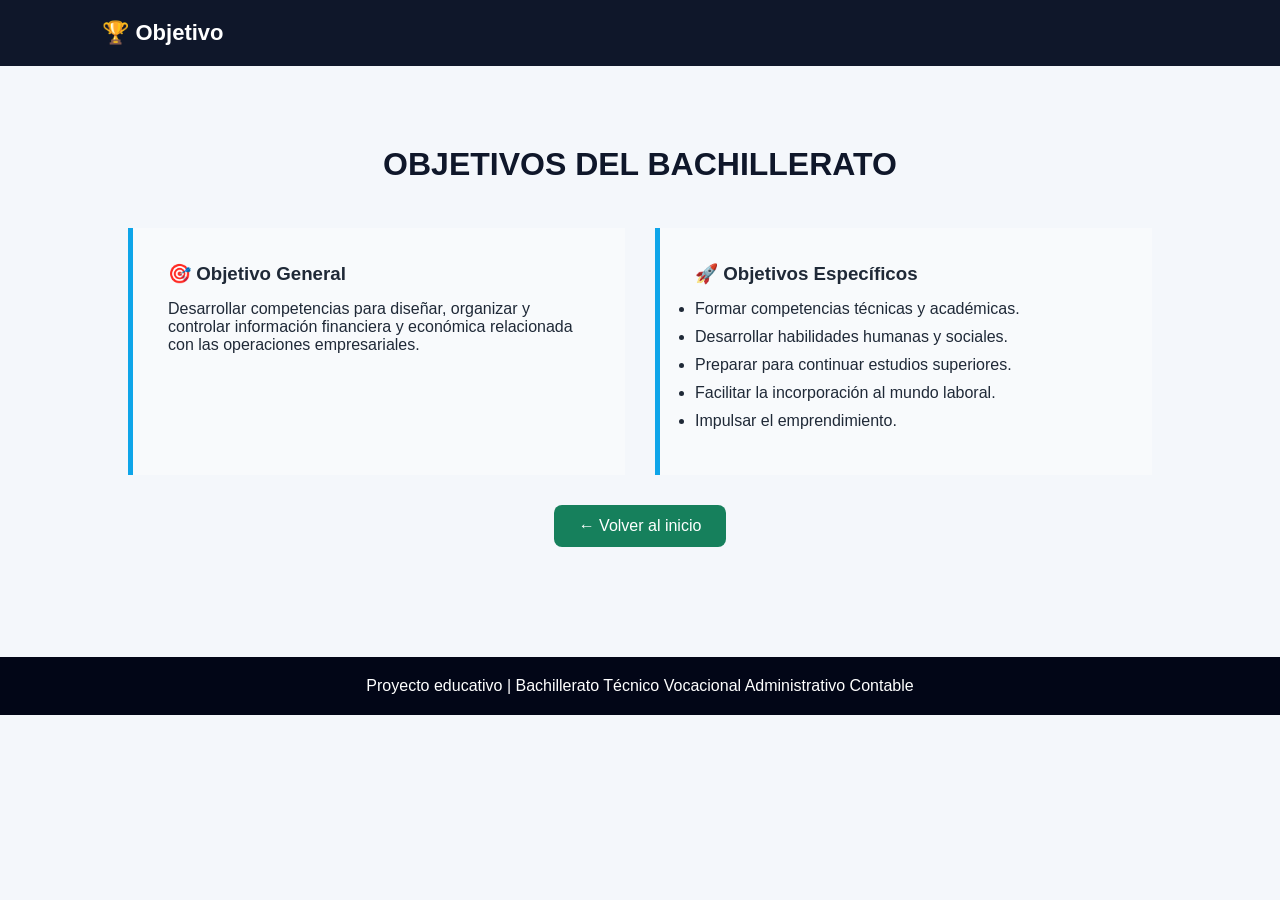
<file: objetivo.html>
<!DOCTYPE html>
<html lang="es">

<head>

    <meta charset="UTF-8">

    <meta name="viewport" content="width=device-width, initial-scale=1.0">

    <title>Objetivos - Bachillerato Contable</title>

    <link rel="stylesheet" href="style.css">

    <style>
.volver {
            display: block;
            width: fit-content;
            margin: 30px auto;
            padding: 12px 25px;
            background: #16805c;
            color: white;
            text-decoration: none;
            border-radius: 8px;
        }
    </style>

</head>

<body>

    <header>

        <div class="logo">
            🏆 Objetivo
        </div>

      

    </header>


    <section class="seccion">

        <h2>OBJETIVOS DEL BACHILLERATO</h2>

        <div class="objetivos">

            <div class="objetivo">

                <h3>🎯 Objetivo General</h3>

                <p>
                    Desarrollar competencias para diseñar, organizar y
                    controlar información financiera y económica relacionada
                    con las operaciones empresariales.
                </p>

            </div>


            <div class="objetivo">

                <h3>🚀 Objetivos Específicos</h3>

                <ul>

                    <li>
                        Formar competencias técnicas y académicas.
                    </li>

                    <li>
                        Desarrollar habilidades humanas y sociales.
                    </li>

                    <li>
                        Preparar para continuar estudios superiores.
                    </li>

                    <li>
                        Facilitar la incorporación al mundo laboral.
                    </li>

                    <li>
                        Impulsar el emprendimiento.
                    </li>

                </ul>

            </div>

        </div>
<a href="index.html" class="volver">
        ← Volver al inicio
    </a>
    </section>


    <footer>

        <p>
            Proyecto educativo | Bachillerato Técnico Vocacional Administrativo Contable
        </p>

    </footer>




</body>

</html>
</file>
<file: boton.css>
body {
    font-family: Arial, sans-serif;
    margin: 0;
    background: #f2f5f3;
    color: #222;
}

header {
    background: #0b3d2e;
    color: white;
    padding: 20px;
    text-align: center;
}

.logo {
    font-size: 24px;
    font-weight: bold;
    margin-bottom: 15px;
}

nav a {
    color: white;
    text-decoration: none;
    margin: 10px;
}

nav a:hover {
    text-decoration: underline;
}

.foro {
    width: 80%;
    max-width: 700px;
    margin: 40px auto;
    background: white;
    padding: 30px;
    border-radius: 15px;
    box-shadow: 0 4px 12px #ccc;
}

.foro h1 {
    text-align: center;
    color: #0b3d2e;
}

.foro p {
    text-align: center;
    color: #555;
}

input,
textarea {
    width: 100%;
    padding: 12px;
    margin: 8px 0;
    box-sizing: border-box;
    border: 1px solid #aaa;
    border-radius: 8px;
    font-family: Arial, sans-serif;
}

textarea {
    height: 120px;
    resize: none;
}

button {
    width: 100%;
    padding: 13px;
    background: #16805c;
    color: white;
    border: none;
    border-radius: 8px;
    font-size: 16px;
    cursor: pointer;
}

button:hover {
    background: #0b3d2e;
}

.pregunta {
    background: #eef5f1;
    margin-top: 20px;
    padding: 18px;
    border-radius: 10px;
    border-left: 5px solid #16805c;
}

.pregunta h3 {
    color: #0b3d2e;
    margin-top: 0;
}

.pregunta p {
    text-align: left;
    color: #333;
}

.volver {
    display: block;
    width: fit-content;
    margin: 20px auto;
    padding: 10px 20px;
    background: #0b3d2e;
    color: white;
    text-decoration: none;
    border-radius: 8px;
}

.volver:hover {
    background: #16805c;
}

footer {
    background: #0b3d2e;
    color: white;
    text-align: center;
    padding: 20px;
    margin-top: 40px;
}

@media (max-width: 600px) {

    .foro {
        width: 85%;
        padding: 20px;
        margin: 25px auto;
    }

    .logo {
        font-size: 20px;
    }

    nav a {
        display: block;
        margin: 12px;
    }

    .foro h1 {
        font-size: 26px;
    }

}
</file>
<file: style.css>
*{
    margin: 0;
    padding: 0;
    box-sizing: border-box;
}

body{
    font-family: 'Poppins', sans-serif;
    background: #f4f7fb;
    color: #1f2937;
}


/* MENU */

header{
    display: flex;
    justify-content: space-between;
    align-items: center;

    padding: 20px 8%;

    background: #0f172a;

    position: sticky;
    top: 0;

    z-index: 1000;
}

.logo{
    color: white;

    font-size: 22px;
    font-weight: bold;
}

nav{
    display: flex;
    gap: 25px;
}

nav a{
    text-decoration: none;
    color: white;

    font-size: 14px;

    transition: 0.3s;
}

nav a:hover{
    color: #38bdf8;
}


/* INICIO */

.inicio{

    min-height: 90vh;

    display: flex;
    align-items: center;

    padding: 60px 10%;

    background:
    linear-gradient(
        135deg,
        #0f172a,
        #1e3a5f,
        #0ea5e9
    );

    color: white;
}

.contenido-inicio{
    max-width: 700px;
}

.contenido-inicio h1{

    font-size: 50px;

    margin-bottom: 20px;
}

.contenido-inicio span{
    color: #38bdf8;
}

.contenido-inicio p{

    font-size: 18px;

    line-height: 1.7;

    margin-bottom: 30px;
}

.boton{

    display: inline-block;

    padding: 14px 28px;

    background: #38bdf8;

    color: #0f172a;

    text-decoration: none;

    border-radius: 8px;

    font-weight: bold;

    transition: 0.3s;
}

.boton:hover{

    transform: scale(1.05);

    background: white;
}


/* SECCIONES */

.seccion{

    padding: 80px 10%;
}

.seccion h2{

    text-align: center;

    font-size: 32px;

    margin-bottom: 45px;

    color: #0f172a;
}

.fondo{
    background: #eaf2f8;
}


/* TARJETAS */

.tarjetas{

    display: grid;

    grid-template-columns:
    repeat(auto-fit, minmax(220px, 1fr));

    gap: 25px;
}

.tarjeta{

    background: white;

    padding: 30px;

    border-radius: 15px;

    box-shadow:
    0 5px 20px rgba(0,0,0,0.08);

    transition: 0.3s;
}

.tarjeta:hover{

    transform: translateY(-8px);
}

.tarjeta h3{

    margin-bottom: 15px;

    color: #0284c7;
}


/* AREAS */

.areas{

    display: grid;

    grid-template-columns:
    repeat(auto-fit, minmax(300px, 1fr));

    gap: 30px;
}

.area{

    background: white;

    padding: 35px;

    border-radius: 15px;
}

.area h3{

    margin-bottom: 15px;

    color: #0284c7;
}

.area p{

    line-height: 1.7;

    margin-top: 10px;
}


/* OBJETIVOS */

.objetivos{

    display: grid;

    grid-template-columns:
    repeat(auto-fit, minmax(300px, 1fr));

    gap: 30px;
}

.objetivo{

    background: #f8fafc;

    padding: 35px;

    border-left:
    5px solid #0ea5e9;
}

.objetivo h3{

    margin-bottom: 15px;
}

.objetivo li{

    margin-bottom: 10px;
}


/* PERFIL */

.texto-centro{

    max-width: 800px;

    margin: auto;

    text-align: center;

    line-height: 1.7;

    margin-bottom: 40px;
}

.lista{

    max-width: 800px;

    margin: auto;

    display: grid;

    gap: 15px;
}

.lista div{

    background: white;

    padding: 18px 25px;

    border-radius: 10px;

    box-shadow:
    0 4px 10px rgba(0,0,0,0.05);
}


/* AÑOS */

.años{

    display: grid;

    grid-template-columns:
    repeat(auto-fit, minmax(280px, 1fr));

    gap: 25px;
}

.año{

    background: white;

    padding: 30px;

    border-radius: 15px;

    box-shadow:
    0 5px 20px rgba(0,0,0,0.08);
}

.año h3{

    text-align: center;

    margin-bottom: 20px;

    color: #0284c7;
}

.año li{

    margin-bottom: 12px;

    line-height: 1.5;
}


/* FINAL */

.final{

    text-align: center;

    padding: 90px 20px;

    background:
    linear-gradient(
        135deg,
        #0f172a,
        #1e40af
    );

    color: white;
}

.final h2{

    font-size: 40px;

    margin-bottom: 20px;
}

.final p{

    margin-bottom: 30px;
}

.final button{

    padding: 14px 28px;

    border: none;

    border-radius: 8px;

    background: #38bdf8;

    color: #0f172a;

    font-size: 16px;

    font-weight: bold;

    cursor: pointer;

    transition: 0.3s;
}

.final button:hover{

    transform: scale(1.05);

    background: white;
}


/* FOOTER */

footer{

    background: #020617;

    color: white;

    text-align: center;

    padding: 20px;
}


/* RESPONSIVE */

@media(max-width: 768px){

    header{

        flex-direction: column;

        gap: 15px;
    }

    nav{

        flex-wrap: wrap;

        justify-content: center;

        gap: 12px;
    }

    .contenido-inicio h1{

        font-size: 34px;
    }

    .inicio{

        text-align: center;
    }

}
</file>
